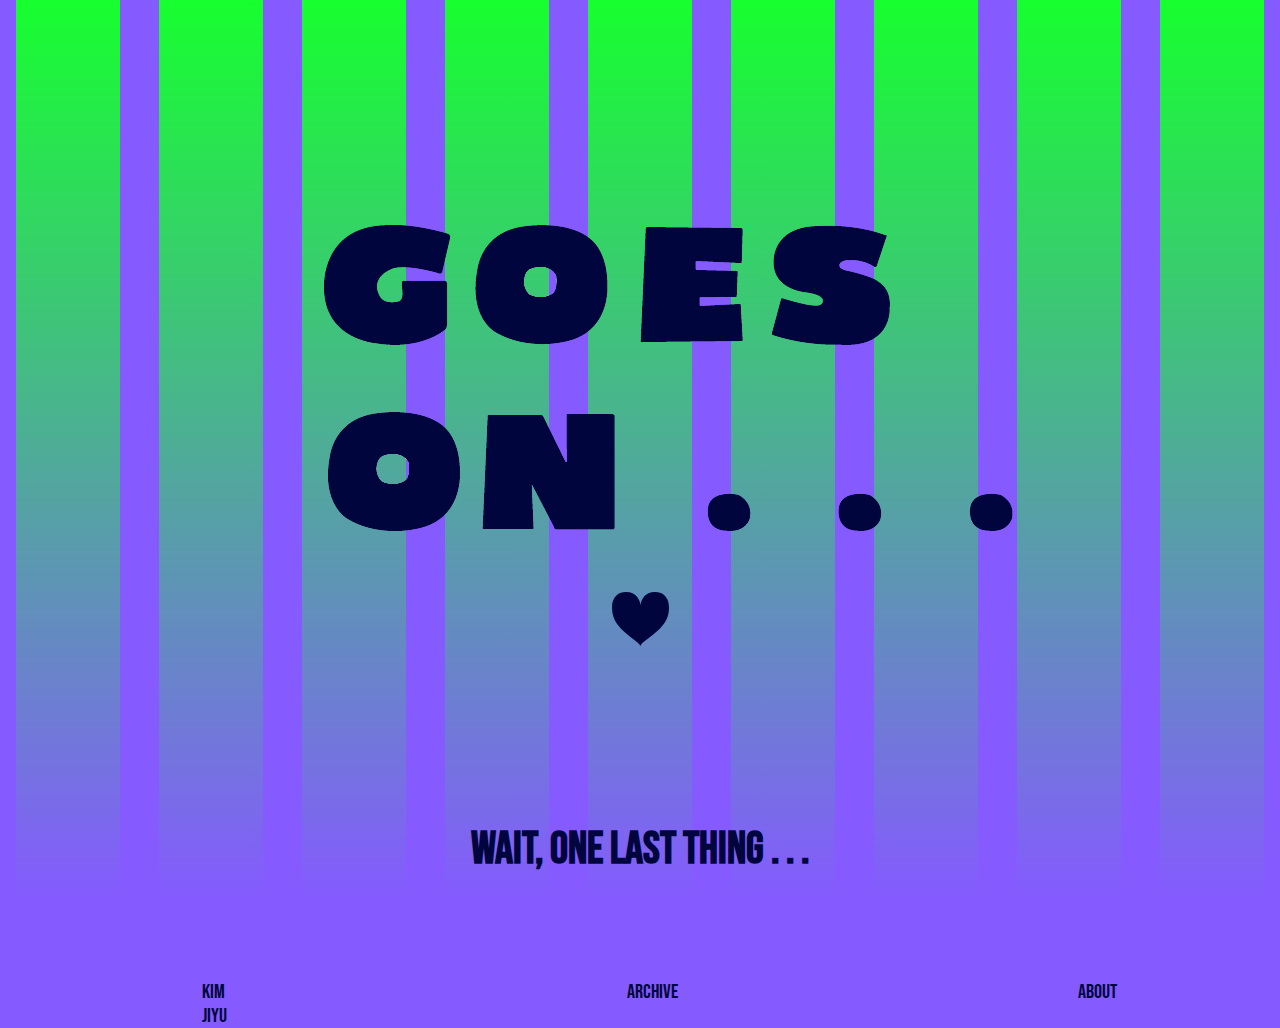
<file: index.html>
<!DOCTYPE html>
<html>

<head>
    <meta charset="UTF-8">
    <meta http-equiv="X-UA-Compatible" content="IE=edge">
    <meta name="viewport" content="width=device-width, initial-scale=1.0">
    <link rel="stylesheet" type="text/css" href="../style/style.css">
    <title> M_test </title>

    <link rel="preconnect" href="https://fonts.googleapis.com">
    <link rel="preconnect" href="https://fonts.gstatic.com" crossorigin>
    <link href="https://fonts.googleapis.com/css2?family=Bebas+Neue&family=Noto+Sans+KR&display=swap" rel="stylesheet">

</head>

<body>
    <section class="background">
        <span></span>
        <span></span>
        <span></span>
        <span></span>
        <span></span>
        <span></span>
        <span></span>
        <span></span>
        <span></span>
    </section>

    <section class="main">
       <div class="logo-holder">
           <img src="../img/logo/logo_holder.svg" alt="GOES ON 로고 " />
           
       </div>
       <div class="heart-holder">
        <img src="../img/logo/heart-holder.svg" alt="">
       </div>
       <h1> WAIT, ONE LAST THING . . . </h1>
       <div class="door-line"></div>
    </section>

    <section class="nav">
        <div id="navmenu">
        <a href=""><p>KIM JIYU</p></a>
        <a href="index123.html"><p>ARCHIVE</p></a>
        <a href=""><p>ABOUT</p></a>
    </div>
    </section>


</body>

</html>
</file>
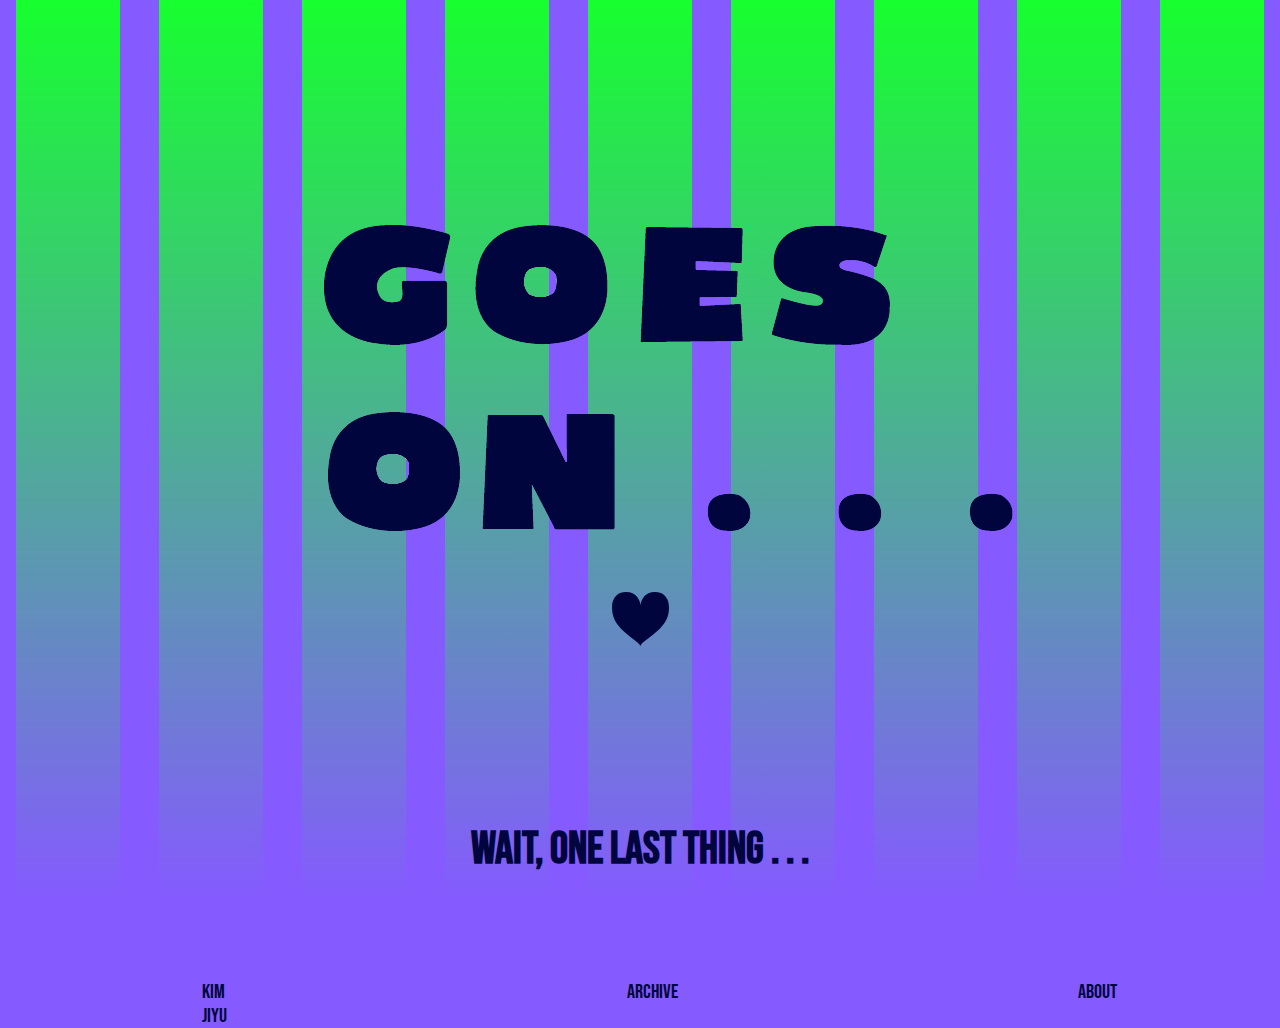
<file: mtest/asset/index.html>
<!DOCTYPE html>
<html>

<head>
    <meta charset="UTF-8">
    <meta http-equiv="X-UA-Compatible" content="IE=edge">
    <meta name="viewport" content="width=device-width, initial-scale=1.0">
    <link rel="stylesheet" type="text/css" href="../style/style.css">
    <title> M_test </title>

    <link rel="preconnect" href="https://fonts.googleapis.com">
    <link rel="preconnect" href="https://fonts.gstatic.com" crossorigin>
    <link href="https://fonts.googleapis.com/css2?family=Bebas+Neue&family=Noto+Sans+KR&display=swap" rel="stylesheet">

</head>

<body>
    <section class="background">
        <span></span>
        <span></span>
        <span></span>
        <span></span>
        <span></span>
        <span></span>
        <span></span>
        <span></span>
        <span></span>
    </section>

    <section class="main">
       <div class="logo-holder">
           <img src="../img/logo/logo_holder.svg" alt="GOES ON 로고 " />
           
       </div>
       <div class="heart-holder">
        <img src="../img/logo/heart-holder.svg" alt="">
       </div>
       <h1> WAIT, ONE LAST THING . . . </h1>
       <div class="door-line"></div>
    </section>

    <section class="nav">
        <div id="navmenu">
        <a href=""><p>KIM JIYU</p></a>
        <a href="file:///Users/kimjiyu/Desktop/%E1%84%8B%E1%85%B0%E1%86%B8%E1%84%83%E1%85%B5%E1%84%8C%E1%85%A1%E1%84%8B%E1%85%B5%E1%86%AB_%E1%84%8C%E1%85%AE%E1%86%BC%E1%84%80%E1%85%A1%E1%86%AB%E1%84%80%E1%85%AA%E1%84%8C%E1%85%A6_%E1%84%80%E1%85%B5%E1%86%B7%E1%84%8C%E1%85%B5%E1%84%8B%E1%85%B2/mtest_Archive/asset/index.html"><p>ARCHIVE</p></a>
        <a href=""><p>ABOUT</p></a>
    </div>
    </section>


</body>

</html>
</file>
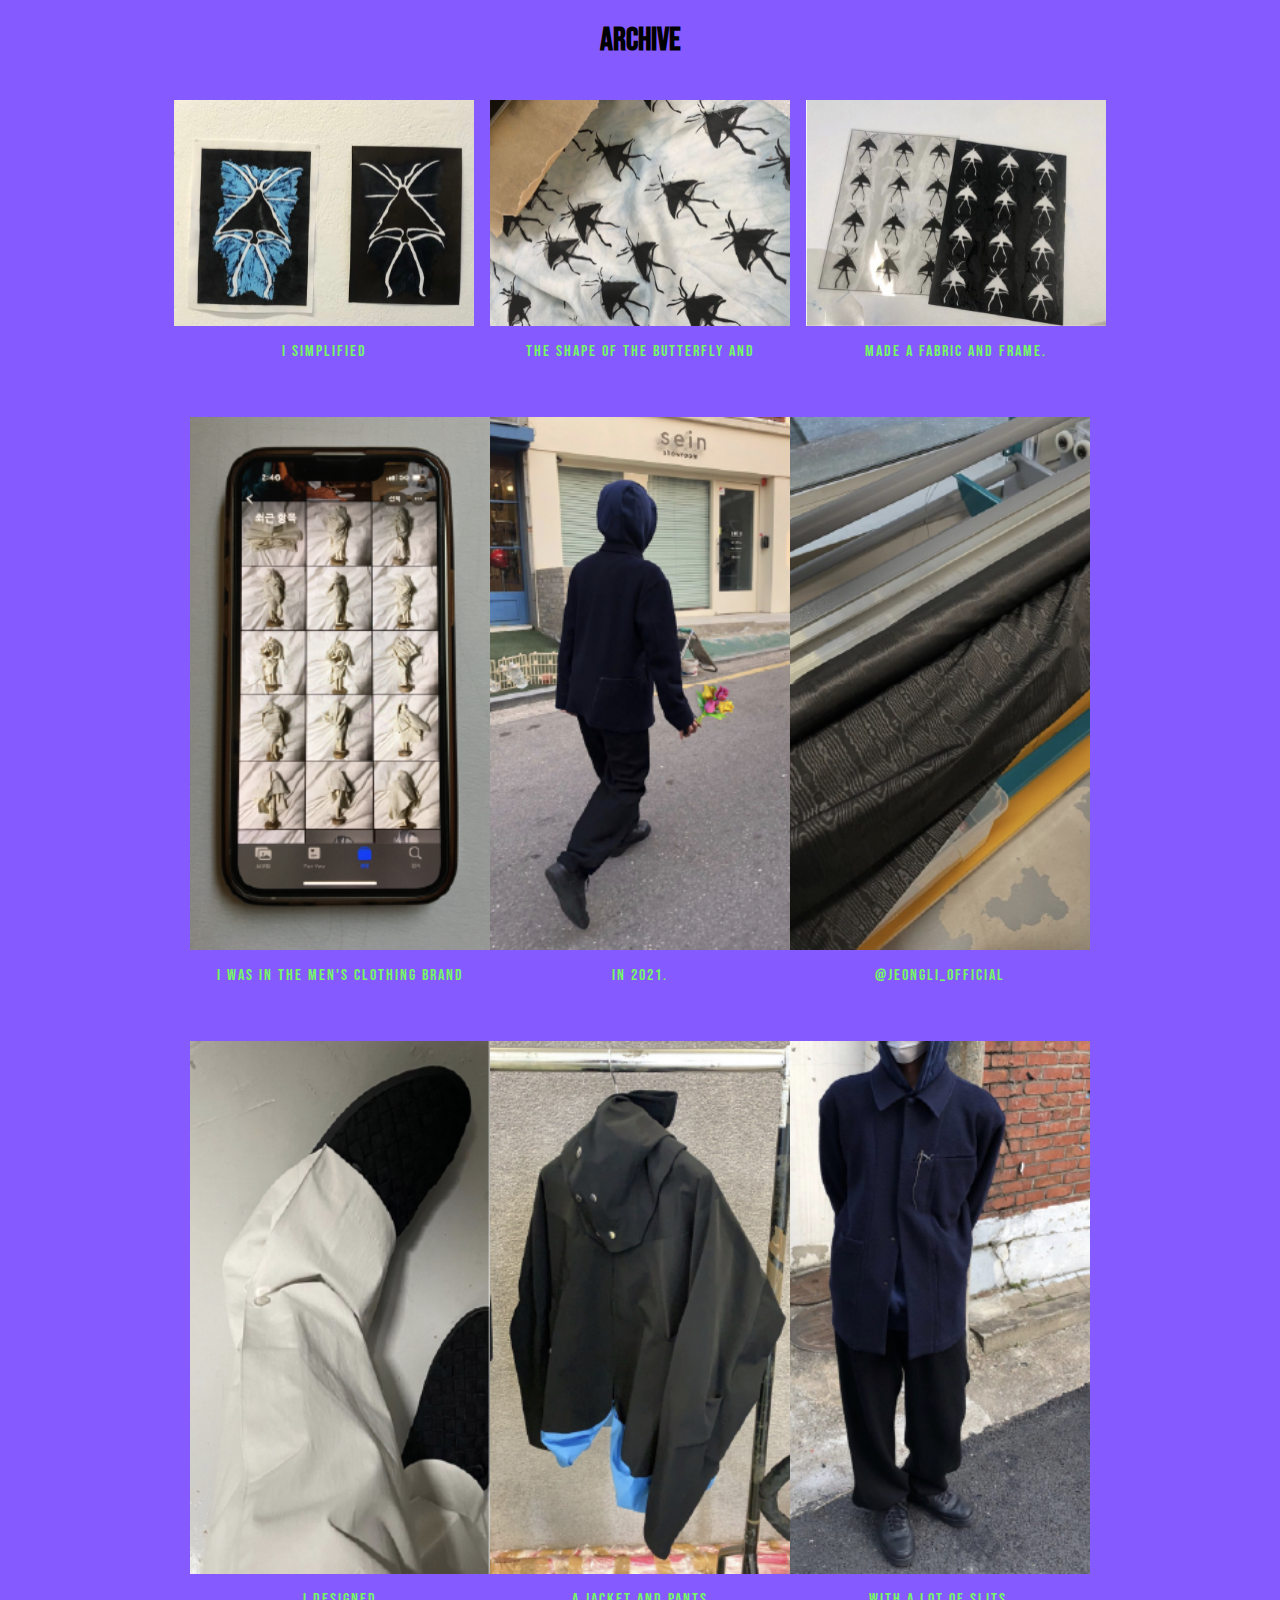
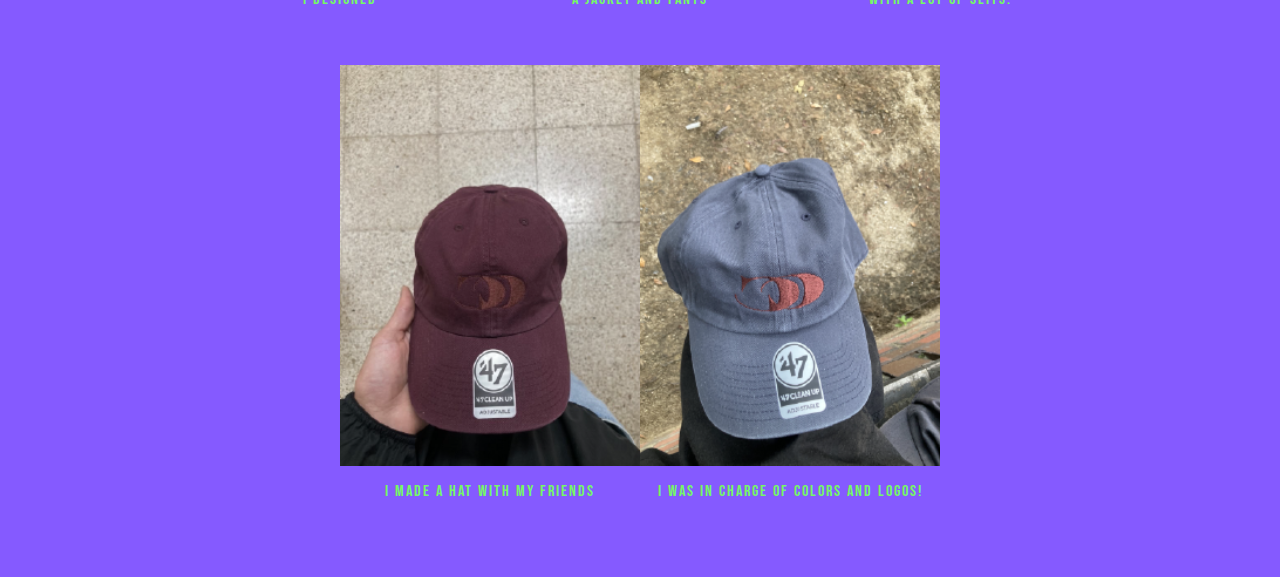
<file: index123.html>
<!DOCTYPE html>
<html>

<head>
    <meta charset="UTF-8">
    <meta http-equiv="X-UA-Compatible" content="IE=edge">
    <meta name="viewport" content="width=device-width, initial-scale=1.0">
    <link rel="stylesheet" type="text/css" href="../style12/style123.css">
    <title> M_test_archive </title>

    <link rel="preconnect" href="https://fonts.googleapis.com">
    <link rel="preconnect" href="https://fonts.gstatic.com" crossorigin>
    <link href="https://fonts.googleapis.com/css2?family=Bebas+Neue&family=Noto+Sans+KR&display=swap" rel="stylesheet">

</head>

<body>
    <div id="main-container">
        <div id="title">
            <h1>ARCHIVE</h1>
        </div>

    <div id="butterfly">
        <div class="butterfly-item">
            <img src="../img/img_b/ch/butterfly /butterfly 1.svg">
            <p>I simplified</p>
        </div>
        <div class="butterfly-item">
            <img src="../img/img_b/ch/butterfly /butterfly_2 .svg">
            <p>the shape of the butterfly and</p>
        </div>
        <div class="butterfly-item">
            <img src="../img/img_b/ch/butterfly /butterfly_3 .svg">
            <p> made a fabric and frame. </p>
        </div>
    </div>

    <div id="clothes">
        <div class="clothes-item">
            <img src="../img/img_b/ch/clothes/clothes_1 1.svg">
            <p> I was in the men's clothing brand </p>
        </div>

        <div class="clothes-item">
            <img src="../img/img_b/ch/clothes/clothes_2 .svg">
            <p> IN 2021. </p>
        </div>

        <div class="clothes-item">
            <img src="../img/img_b/ch/clothes/clothes_3 .svg">
            <p> @jeongli_official </p>
        </div>
    </div>

    <div id="clothes2">
        <div class="clothes-item">
            <img src="../img/img_b/ch/clothes/clothes_4 .svg">
            <p> I designed </p>
        </div>

        <div class="clothes-item">
            <img src="../img/img_b/ch/clothes/clothes_5 .svg">
            <p> a jacket and pants </p>
        </div>
        
        <div class="clothes-item">
            <img src="../img/img_b/ch/clothes/clothes_6 .svg">
            <p> with a lot of slits. </p>
        </div>
    </div>

    <div id="cap">
        <div class="cap-item">
            <img src="../img/img_b/ch/cap/cap_1.svg">
            <p> I made a hat with my friends </p>
        </div>

        <div class="cap-item">
            <img src="../img/img_b/ch/cap/cap_2.svg">
            <p> I was in charge of colors and logos! </p>
        </div>
    </div>
</body>
</file>
<file: style/style.css>
@charset "UTF-8";
* {
  box-sizing: border-box;
  position: relative;
}

html {
  font-size: 16px;
}

body {
  margin: 0;
  padding: 0;
  background: #855AFF;
  font-family: "Noto Sans KR", sans-serif;
}

h1 {
  font-family: "Bebas Neue", cursive;
  color: #00063D;
}

.background {
  display: flex;
  justify-content: space-between;
  width: 100%;
  height: 100vh;
  position: absolute;
  padding: 0 16px;
}

span {
  display: block;
  height: 100%;
  background: linear-gradient(180deg, #17FF2F 0%, rgba(217, 217, 217, 0) 100%, rgba(217, 217, 217, 0) 100%);
  width: calc(11.1111111111% - 2.7vw);
  margin-right: 2.7vw;
}
span:last-child {
  margin-right: 0;
}

.main {
  min-height: 100vh;
  display: flex;
  justify-content: center;
  align-items: center;
  flex-direction: column;
}
.main h1 {
  position: absolute;
  bottom: 1.5rem;
  margin: 0;
  font-size: 2.8rem;
}

.logo-holder {
  display: flex;
  justify-content: center;
}

.heart-holder {
  margin: 3.25rem 0;
}

.door-line {
  display: flex;
  justify-content: center;
}

#navmenu {
  display: flex;
  position: absolute;
  left: 2px;
  padding-right: 10px;
  top: 80px;
  font-family: "Bebas Neue", cursive;
  font-size: 20px;
}

#navmenu p {
  margin: 0 200px;
}

/* #navmenu 요소에 포함된 a 태그 스타일 설정 */
#navmenu a {
  color: #00063D;
}

#navmenu a:link {
  text-decoration: none;
}

#navmenu a:hover {
  text-decoration: underline;
  color: #17FF2F;
}

#picture {
  display: flex;
  justify-content: center; /* flex 아이템을 메인축(가로) 방향으로 가운데 정렬 */
  flex-wrap: wrap;
  margin-top: 50px;
  text-align: center; /* 박스 안의 텍스트 가로 정렬. 이미지에도 적용됨 */
  /*background-color: aliceblue;*/
}/*# sourceMappingURL=style.css.map */
</file>
<file: mtest/style/style.css>
@charset "UTF-8";
* {
  box-sizing: border-box;
  position: relative;
}

html {
  font-size: 16px;
}

body {
  margin: 0;
  padding: 0;
  background: #855AFF;
  font-family: "Noto Sans KR", sans-serif;
}

h1 {
  font-family: "Bebas Neue", cursive;
  color: #00063D;
}

.background {
  display: flex;
  justify-content: space-between;
  width: 100%;
  height: 100vh;
  position: absolute;
  padding: 0 16px;
}

span {
  display: block;
  height: 100%;
  background: linear-gradient(180deg, #17FF2F 0%, rgba(217, 217, 217, 0) 100%, rgba(217, 217, 217, 0) 100%);
  width: calc(11.1111111111% - 2.7vw);
  margin-right: 2.7vw;
}
span:last-child {
  margin-right: 0;
}

.main {
  min-height: 100vh;
  display: flex;
  justify-content: center;
  align-items: center;
  flex-direction: column;
}
.main h1 {
  position: absolute;
  bottom: 1.5rem;
  margin: 0;
  font-size: 2.8rem;
}

.logo-holder {
  display: flex;
  justify-content: center;
}

.heart-holder {
  margin: 3.25rem 0;
}

.door-line {
  display: flex;
  justify-content: center;
}

#navmenu {
  display: flex;
  position: absolute;
  left: 2px;
  padding-right: 10px;
  top: 80px;
  font-family: "Bebas Neue", cursive;
  font-size: 20px;
}

#navmenu p {
  margin: 0 200px;
}

/* #navmenu 요소에 포함된 a 태그 스타일 설정 */
#navmenu a {
  color: #00063D;
}

#navmenu a:link {
  text-decoration: none;
}

#navmenu a:hover {
  text-decoration: underline;
  color: #17FF2F;
}

#picture {
  display: flex;
  justify-content: center; /* flex 아이템을 메인축(가로) 방향으로 가운데 정렬 */
  flex-wrap: wrap;
  margin-top: 50px;
  text-align: center; /* 박스 안의 텍스트 가로 정렬. 이미지에도 적용됨 */
  /*background-color: aliceblue;*/
}/*# sourceMappingURL=style.css.map */
</file>
<file: style12/style123.css>
body {
    margin: 0; 
    padding: 0;
    background-color: #855AFF;
}

#main-container {
    position: relative;
    width: 960px;
    margin: 0 auto;
    margin-top: 10px;
    margin-bottom: 60px;
    text-align: center;
}

#title {
    font-family: 'Bebas Neue', cursive;
}

#butterfly {
    display: flex;
    justify-content: center;
    flex-wrap: wrap;

    margin-top: 40px;
    text-align: center;
}

.butterfly-item {
    flex-basis: 300px;
    flex-grow: 0;
    flex-shrink: 0;

    display: flex;
    flex-direction: column;
    justify-content: end;

    margin: 0 8px;
}

.butterfly-item img {
    width: 100%;
}

.butterfly-item p {
    font-size: 16px;
    font-family: 'Bebas Neue', cursive;
    letter-spacing: 2px;
    color: #76F866;
}

#clothes {
    display: flex;
    justify-content: center;
    flex-wrap: wrap;

    margin-top: 40px;
    text-align: center;
}

.clothes-item {
    flex-basis: 300px;
    flex-grow: 0;
    flex-shrink: 0;

    display: flex;
    flex-direction: column;
    justify-content: end;

    margin: 0;
}

.clothes-item img {
    width: 100%;
}

.clothes-item p {
    font-size: 16px;
    font-family: 'Bebas Neue', cursive;
    letter-spacing: 2px;
    color: #76F866;
}

#clothes2 {
    display: flex;
    justify-content: center;
    flex-wrap: wrap;

    margin-top: 40px;
    text-align: center;
}

.clothes-item {
    flex-basis: 300px;
    flex-grow: 0;
    flex-shrink: 0;

    display: flex;
    flex-direction: column;
    justify-content: end;

    margin: 0;
}

.clothes-item img {
    width: 100%;
}

.clothes-item p {
    font-size: 16px;
    font-family: 'Bebas Neue', cursive;
    letter-spacing: 2px;
    color: #76F866;
}

#cap {
    display: flex;
    justify-content: center;
    flex-wrap: wrap;

    margin-top: 40px;
    text-align: center;
}

.cap-item {
    flex-basis: 300px;
    flex-grow: 0;
    flex-shrink: 0;

    display: flex;
    flex-direction: column;
    justify-content: end;

    margin: 0;
}

.cap-item img {
    width: 100%;
}

.cap-item p {
    font-size: 16px;
    font-family: 'Bebas Neue', cursive;
    letter-spacing: 2px;
    color: #76F866;
}
</file>
